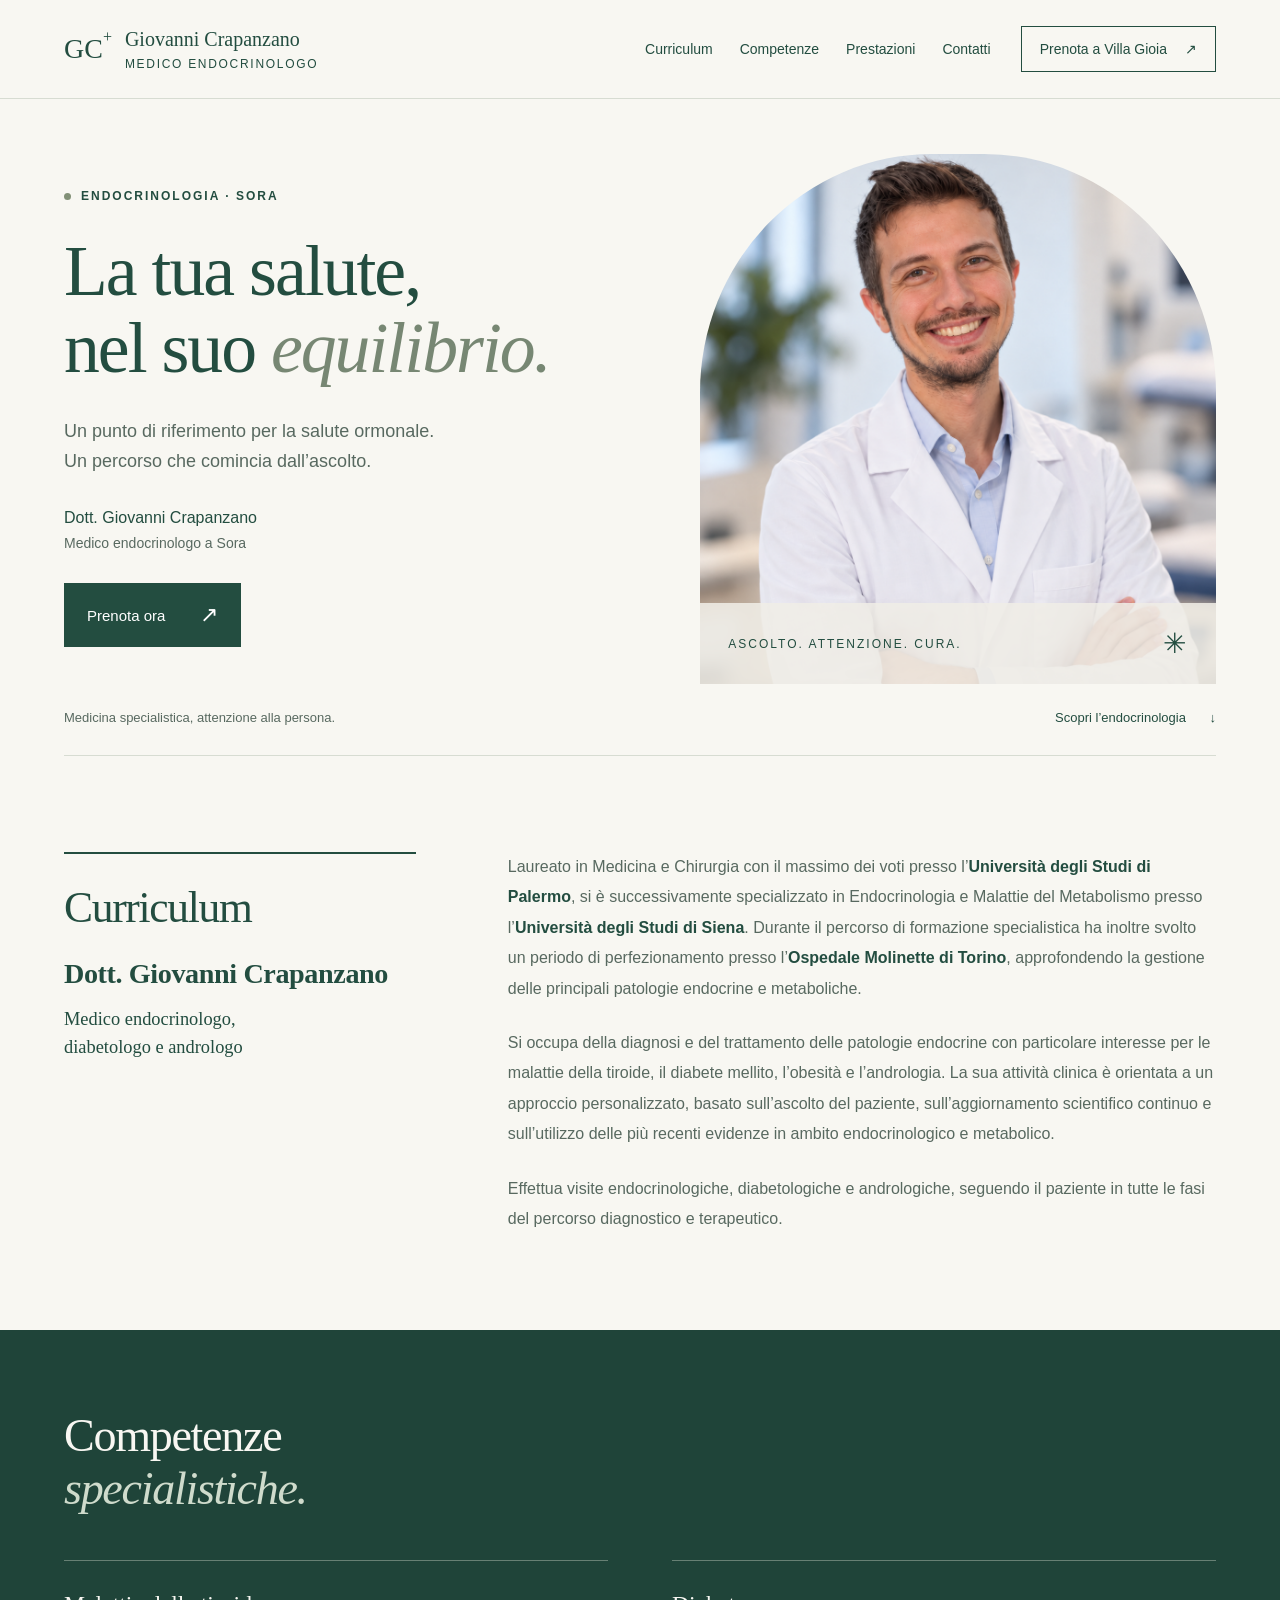
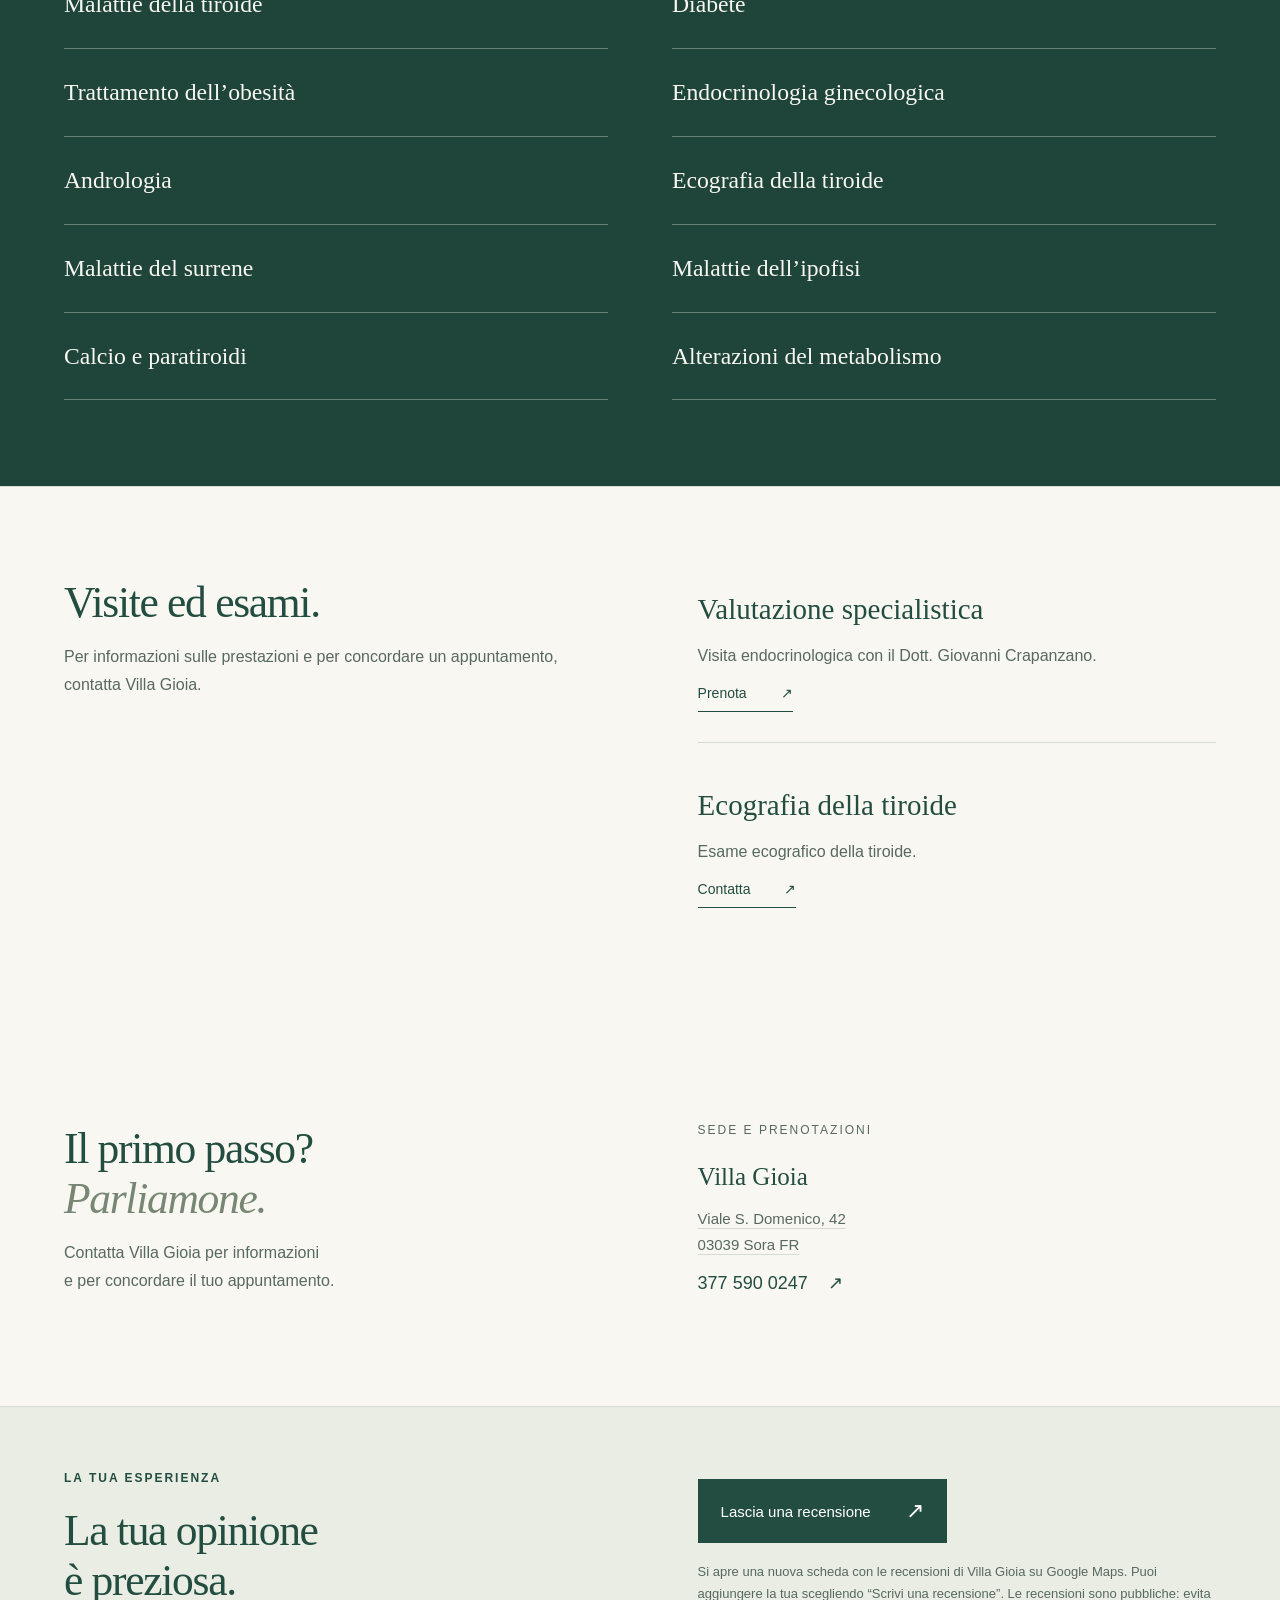
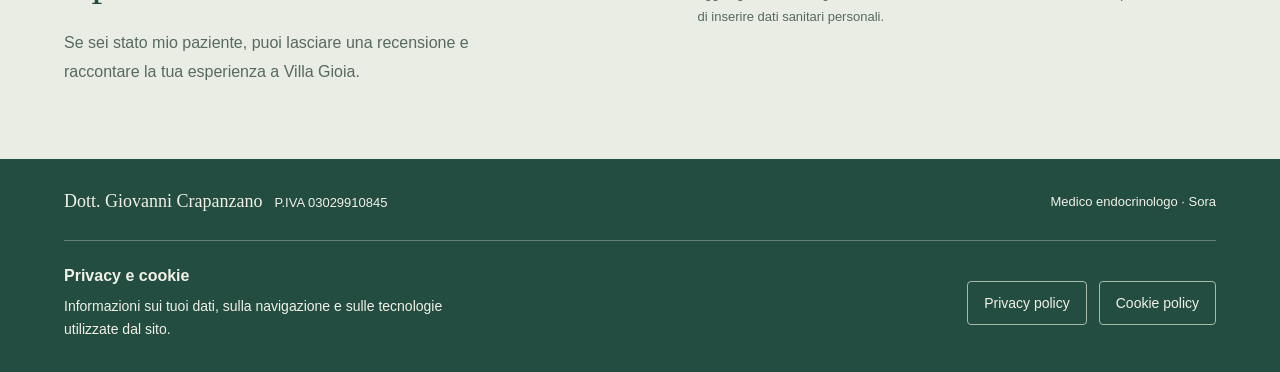
<file: index.html>
<!doctype html>
<html lang="it">
<head>
<meta charset="utf-8"><meta name="viewport" content="width=device-width,initial-scale=1">
<title>Dott. Giovanni Crapanzano · Endocrinologo a Sora</title>
<meta name="description" content="Dott. Giovanni Crapanzano, medico endocrinologo a Sora. Informazioni e appuntamenti presso Villa Gioia al 377 590 0247.">
<meta name="theme-color" content="#234d40">
<link rel="icon" type="image/svg+xml" href="data:image/svg+xml,%3Csvg xmlns='http://www.w3.org/2000/svg' viewBox='0 0 32 32'%3E%3Crect width='32' height='32' rx='8' fill='%23234d40'/%3E%3Cpath d='M14 7h4v7h7v4h-7v7h-4v-7H7v-4h7z' fill='%23f5f2e9'/%3E%3C/svg%3E">
<link rel="stylesheet" href="style.css">
</head>
<body>
<a class="skip" href="#contenuto">Vai al contenuto</a>
<header class="header"><a class="identity" href="#" aria-label="Giovanni Crapanzano, pagina iniziale"><span class="monogram">GC<span>+</span></span><span><strong>Giovanni Crapanzano</strong><small>MEDICO ENDOCRINOLOGO</small></span></a><nav aria-label="Navigazione principale"><a href="#profilo">Curriculum</a><a href="#endocrinologia">Competenze</a><a href="#prestazioni">Prestazioni</a><a href="contatti.html">Contatti</a></nav><a class="header-cta" href="tel:+393775900247">Prenota a Villa Gioia <span aria-hidden="true">↗</span></a></header>
<main id="contenuto">
<section class="hero" aria-labelledby="titolo"><div class="hero-copy"><p class="eyebrow"><span></span> ENDOCRINOLOGIA · SORA</p><h1 id="titolo">La tua salute,<br>nel suo <em>equilibrio.</em></h1><p class="intro">Un punto di riferimento per la salute ormonale.<br>Un percorso che comincia dall’ascolto.</p><p class="doctor">Dott. Giovanni Crapanzano<span>Medico endocrinologo a Sora</span></p><a class="button" href="tel:+393775900247">Prenota ora <span aria-hidden="true">↗</span></a></div><div class="hero-image"><img src="ritratto-medico.png" width="1122" height="1402" alt="Ritratto professionale del medico in camice" fetchpriority="high"><div class="image-label"><span>ASCOLTO. ATTENZIONE. CURA.</span><span aria-hidden="true">✳</span></div></div><div class="hero-bottom"><span>Medicina specialistica, attenzione alla persona.</span><a href="#endocrinologia">Scopri l’endocrinologia <span aria-hidden="true">↓</span></a></div></section>
<section class="curriculum section" id="profilo" aria-labelledby="curriculum-title"><div class="curriculum-heading"><h2 id="curriculum-title">Curriculum</h2><p class="curriculum-name">Dott. Giovanni Crapanzano</p><p class="curriculum-role">Medico endocrinologo,<br>diabetologo e andrologo</p></div><div class="curriculum-copy"><p>Laureato in Medicina e Chirurgia con il massimo dei voti presso l’<strong>Università degli Studi di Palermo</strong>, si è successivamente specializzato in Endocrinologia e Malattie del Metabolismo presso l’<strong>Università degli Studi di Siena</strong>. Durante il percorso di formazione specialistica ha inoltre svolto un periodo di perfezionamento presso l’<strong>Ospedale Molinette di Torino</strong>, approfondendo la gestione delle principali patologie endocrine e metaboliche.</p><p>Si occupa della diagnosi e del trattamento delle patologie endocrine con particolare interesse per le malattie della tiroide, il diabete mellito, l’obesità e l’andrologia. La sua attività clinica è orientata a un approccio personalizzato, basato sull’ascolto del paziente, sull’aggiornamento scientifico continuo e sull’utilizzo delle più recenti evidenze in ambito endocrinologico e metabolico.</p><p>Effettua visite endocrinologiche, diabetologiche e andrologiche, seguendo il paziente in tutte le fasi del percorso diagnostico e terapeutico.</p></div></section>
<section class="expertise" id="endocrinologia" aria-labelledby="expertise-title"><div class="expertise-intro"><h2 id="expertise-title">Competenze<br><em>specialistiche.</em></h2></div><ul class="expertise-grid"><li>Malattie della tiroide</li><li>Diabete</li><li>Trattamento dell’obesità</li><li>Endocrinologia ginecologica</li><li>Andrologia</li><li>Ecografia della tiroide</li><li>Malattie del surrene</li><li>Malattie dell’ipofisi</li><li>Calcio e paratiroidi</li><li>Alterazioni del metabolismo</li></ul></section>
<section class="services section" id="prestazioni"><div class="section-heading"><h2>Visite ed esami.</h2><p>Per informazioni sulle prestazioni e per concordare un appuntamento, contatta Villa Gioia.</p></div><div class="service-list"><article class="service"><h3>Valutazione specialistica</h3><p>Visita endocrinologica con il Dott. Giovanni Crapanzano.</p><a class="text-link" href="tel:+393775900247">Prenota <span aria-hidden="true">↗</span></a></article><article class="service"><h3>Ecografia della tiroide</h3><p>Esame ecografico della tiroide.</p><a class="text-link" href="tel:+393775900247">Contatta <span aria-hidden="true">↗</span></a></article></div></section>
<section class="contact section" id="contatti"><div><h2>Il primo passo?<br><em>Parliamone.</em></h2><p>Contatta Villa Gioia per informazioni<br>e per concordare il tuo appuntamento.</p></div><div class="contact-detail"><div class="locations" aria-label="Sede a Sora"><h3>Sede e prenotazioni</h3><article class="location-card"><h4><a href="https://villagioia.it/">Villa Gioia</a></h4><address><a href="https://www.google.com/maps/search/?api=1&amp;query=Villa%20Gioia%2C%20Viale%20S.%20Domenico%2042%2C%2003039%20Sora%20FR">Viale S. Domenico, 42<br>03039 Sora FR</a></address><a class="location-phone" href="tel:+393775900247">377 590 0247 <span aria-hidden="true">↗</span></a></article></div></div></section>
<section class="review-invitation" aria-labelledby="review-title" id="recensioni">
<div class="review-copy"><p class="eyebrow">LA TUA ESPERIENZA</p><h2 id="review-title">La tua opinione<br>è preziosa.</h2><p>Se sei stato mio paziente, puoi lasciare una recensione e raccontare la tua esperienza a Villa Gioia.</p></div>
<div class="review-action"><a class="button" href="https://www.google.com/maps/place/Villa+Gioia+Casa+di+Cura+Srl/@41.7141876,13.6052729,17z/data=!4m8!3m7!1s0x133aaa4417cc84a3:0xff31c06c01b4b72!8m2!3d41.7141876!4d13.6052729!9m1!1b1!16s%2Fg%2F1tjz0mxh" target="_blank" rel="noopener noreferrer" referrerpolicy="no-referrer">Lascia una recensione <span aria-hidden="true">↗</span></a><p class="review-note">Si apre una nuova scheda con le recensioni di Villa Gioia su Google Maps. Puoi aggiungere la tua scegliendo “Scrivi una recensione”. Le recensioni sono pubbliche: evita di inserire dati sanitari personali.</p></div></section>
</main><footer class="site-footer">
<div class="footer-main"><span class="footer-identity" style="display:flex;align-items:baseline;gap:12px;flex-wrap:wrap"><a href="index.html" class="footer-brand">Dott. Giovanni Crapanzano</a><span class="footer-vat">P.IVA 03029910845</span></span><span>Medico endocrinologo · Sora</span></div>
<section class="footer-privacy" aria-labelledby="footer-privacy-title"><div><h2 id="footer-privacy-title">Privacy e cookie</h2><p>Informazioni sui tuoi dati, sulla navigazione e sulle tecnologie utilizzate dal sito.</p></div><nav aria-label="Informative del sito"><a href="privacy.html">Privacy policy</a><a href="cookie.html">Cookie policy</a></nav></section>
</footer>
</body></html>
</file>
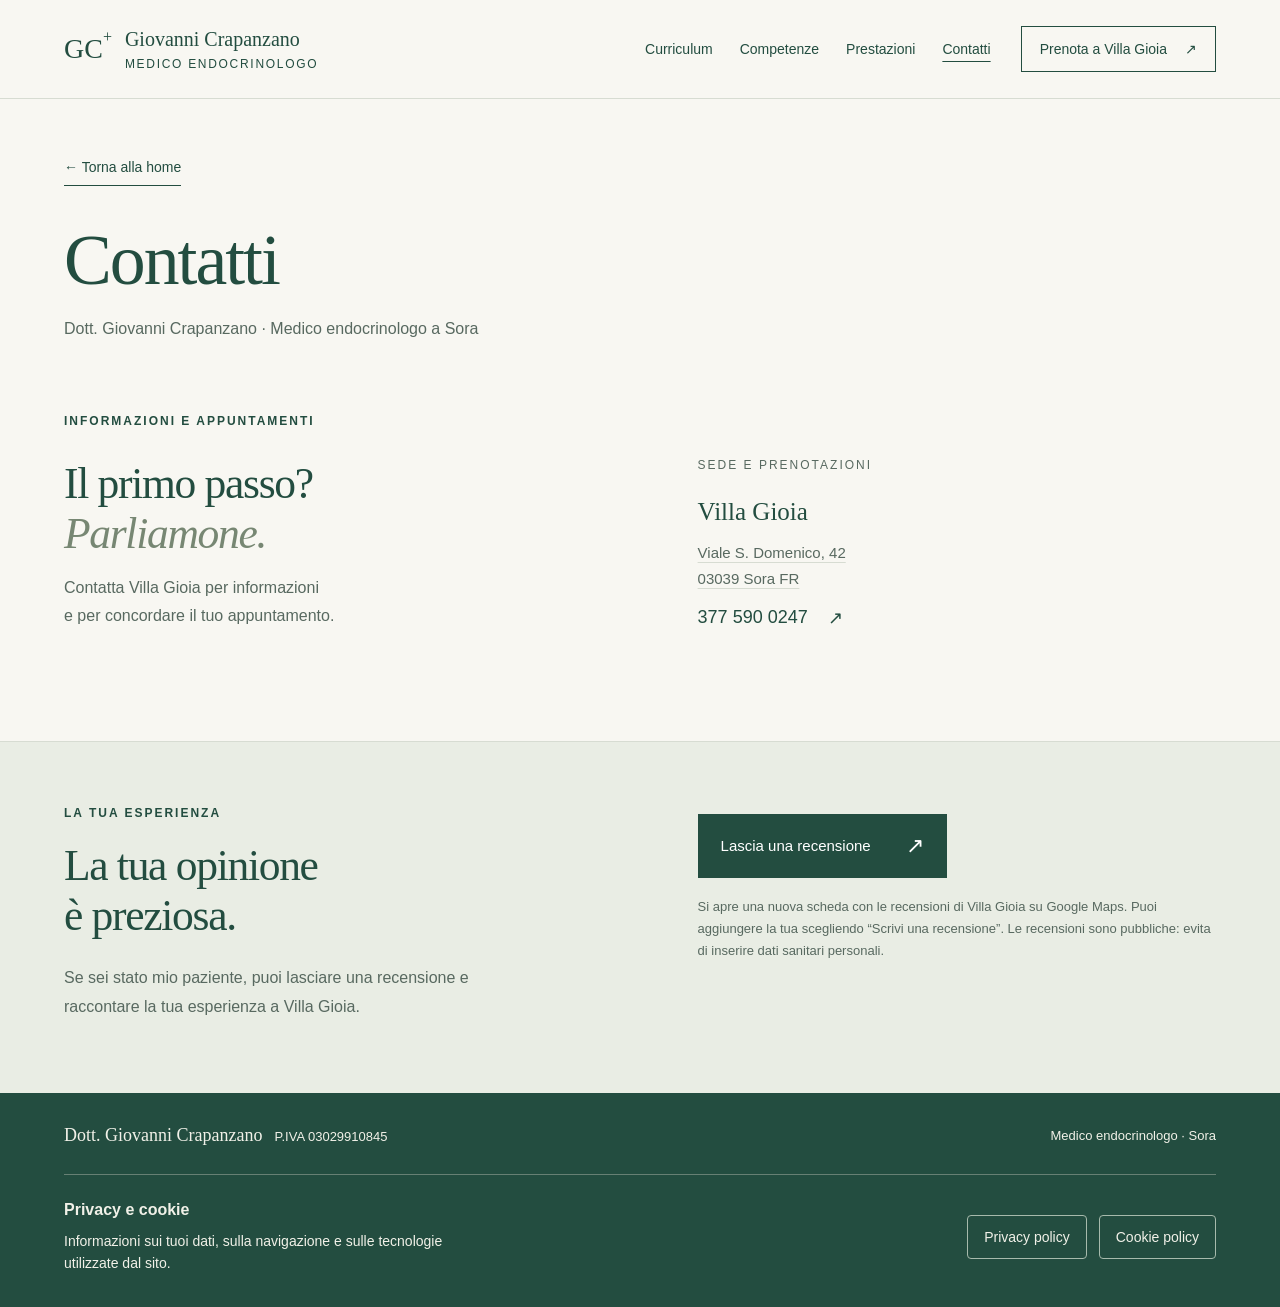
<file: contatti.html>
<!doctype html>
<html lang="it">
<head>
<meta charset="utf-8"><meta name="viewport" content="width=device-width,initial-scale=1">
<title>Contatti · Dott. Giovanni Crapanzano, endocrinologo a Sora</title>
<meta name="description" content="Contatta il Dott. Giovanni Crapanzano, medico endocrinologo a Sora. Chiama Villa Gioia al 377 590 0247 per informazioni e appuntamenti.">
<meta name="theme-color" content="#234d40">
<link rel="icon" type="image/svg+xml" href="data:image/svg+xml,%3Csvg xmlns='http://www.w3.org/2000/svg' viewBox='0 0 32 32'%3E%3Crect width='32' height='32' rx='8' fill='%23234d40'/%3E%3Cpath d='M14 7h4v7h7v4h-7v7h-4v-7H7v-4h7z' fill='%23f5f2e9'/%3E%3C/svg%3E">
<link rel="stylesheet" href="style.css">
</head>
<body class="contact-page">
<a class="skip" href="#contenuto">Vai al contenuto</a>
<header class="header"><a class="identity" href="index.html" aria-label="Giovanni Crapanzano, pagina iniziale"><span class="monogram">GC<span>+</span></span><span><strong>Giovanni Crapanzano</strong><small>MEDICO ENDOCRINOLOGO</small></span></a><nav aria-label="Navigazione principale"><a href="index.html#profilo">Curriculum</a><a href="index.html#endocrinologia">Competenze</a><a href="index.html#prestazioni">Prestazioni</a><a href="contatti.html" aria-current="page">Contatti</a></nav><a class="header-cta" href="tel:+393775900247">Prenota a Villa Gioia <span aria-hidden="true">↗</span></a></header>
<main id="contenuto">
<div class="contact-intro"><a class="text-link" href="index.html">← Torna alla home</a><h1>Contatti</h1><p>Dott. Giovanni Crapanzano · Medico endocrinologo a Sora</p></div>
<section class="contact section" id="contatti"><div><p class="eyebrow">INFORMAZIONI E APPUNTAMENTI</p><h2>Il primo passo?<br><em>Parliamone.</em></h2><p>Contatta Villa Gioia per informazioni<br>e per concordare il tuo appuntamento.</p></div><div class="contact-detail"><div class="locations" aria-label="Sede a Sora"><h3>Sede e prenotazioni</h3><article class="location-card"><h4><a href="https://villagioia.it/">Villa Gioia</a></h4><address><a href="https://www.google.com/maps/search/?api=1&amp;query=Villa%20Gioia%2C%20Viale%20S.%20Domenico%2042%2C%2003039%20Sora%20FR">Viale S. Domenico, 42<br>03039 Sora FR</a></address><a class="location-phone" href="tel:+393775900247">377 590 0247 <span aria-hidden="true">↗</span></a></article></div></div></section>
<section class="review-invitation" aria-labelledby="review-title" id="recensioni">
<div class="review-copy"><p class="eyebrow">LA TUA ESPERIENZA</p><h2 id="review-title">La tua opinione<br>è preziosa.</h2><p>Se sei stato mio paziente, puoi lasciare una recensione e raccontare la tua esperienza a Villa Gioia.</p></div>
<div class="review-action"><a class="button" href="https://www.google.com/maps/place/Villa+Gioia+Casa+di+Cura+Srl/@41.7141876,13.6052729,17z/data=!4m8!3m7!1s0x133aaa4417cc84a3:0xff31c06c01b4b72!8m2!3d41.7141876!4d13.6052729!9m1!1b1!16s%2Fg%2F1tjz0mxh" target="_blank" rel="noopener noreferrer" referrerpolicy="no-referrer">Lascia una recensione <span aria-hidden="true">↗</span></a><p class="review-note">Si apre una nuova scheda con le recensioni di Villa Gioia su Google Maps. Puoi aggiungere la tua scegliendo “Scrivi una recensione”. Le recensioni sono pubbliche: evita di inserire dati sanitari personali.</p></div></section>
</main><footer class="site-footer">
<div class="footer-main"><span class="footer-identity" style="display:flex;align-items:baseline;gap:12px;flex-wrap:wrap"><a href="index.html" class="footer-brand">Dott. Giovanni Crapanzano</a><span class="footer-vat">P.IVA 03029910845</span></span><span>Medico endocrinologo · Sora</span></div>
<section class="footer-privacy" aria-labelledby="footer-privacy-title"><div><h2 id="footer-privacy-title">Privacy e cookie</h2><p>Informazioni sui tuoi dati, sulla navigazione e sulle tecnologie utilizzate dal sito.</p></div><nav aria-label="Informative del sito"><a href="privacy.html">Privacy policy</a><a href="cookie.html">Cookie policy</a></nav></section>
</footer>
</body></html>
</file>
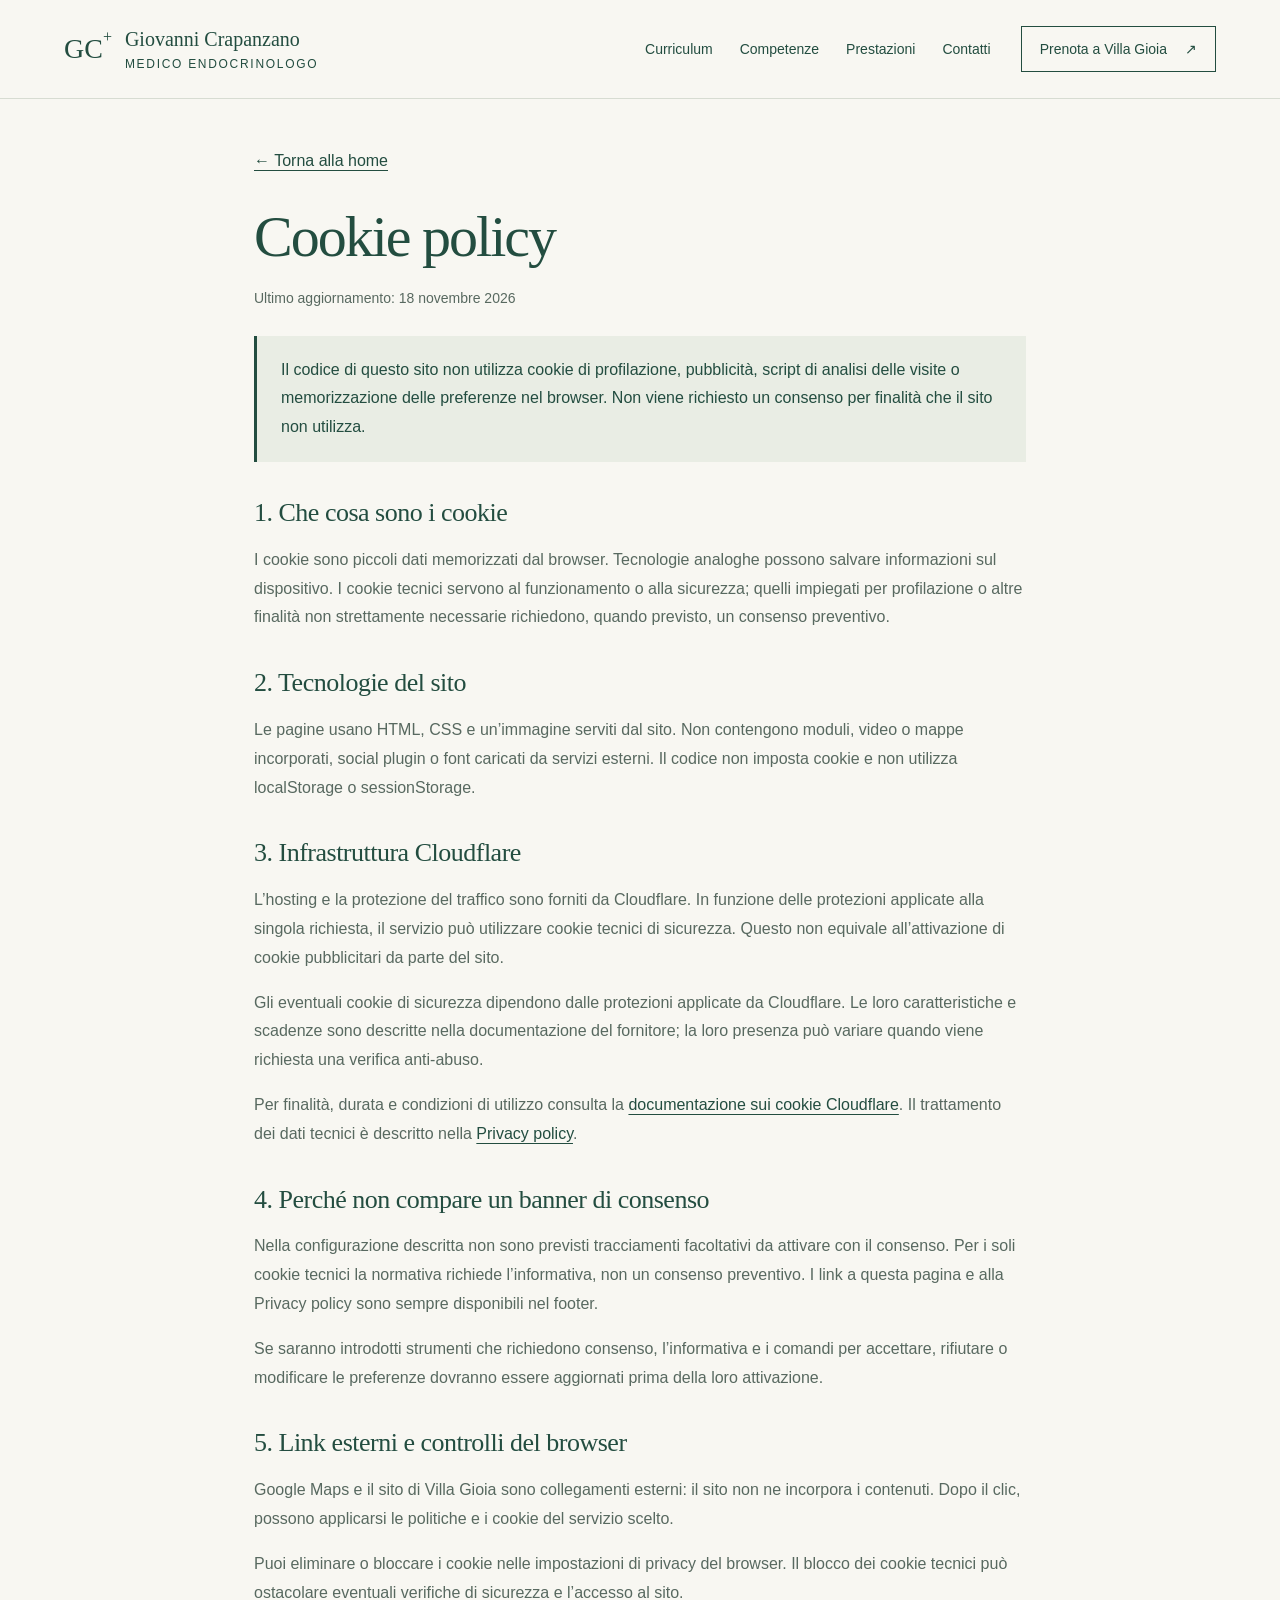
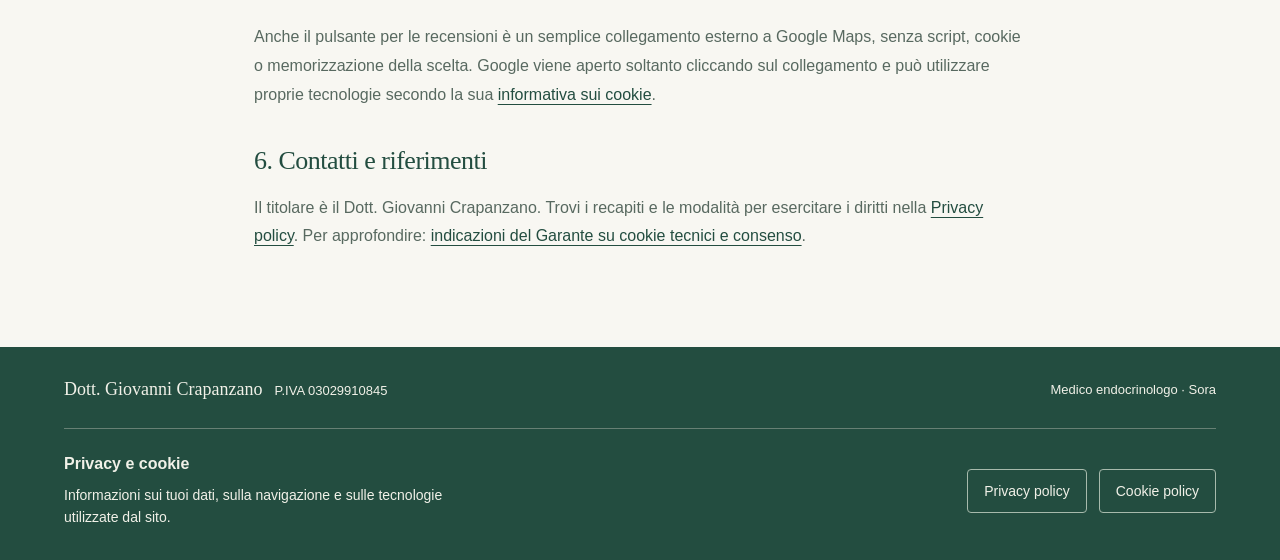
<file: cookie.html>
<!doctype html><html lang="it"><head><meta charset="utf-8"><meta name="viewport" content="width=device-width,initial-scale=1"><meta name="robots" content="noindex"><title>Cookie policy · Dott. Giovanni Crapanzano</title><meta name="description" content="Cookie policy del sito del Dott. Giovanni Crapanzano."><link rel="stylesheet" href="style.css"></head><body class="contact-page"><a class="skip" href="#contenuto">Vai al contenuto</a><header class="header"><a class="identity" href="index.html" aria-label="Giovanni Crapanzano, pagina iniziale"><span class="monogram">GC<span>+</span></span><span><strong>Giovanni Crapanzano</strong><small>MEDICO ENDOCRINOLOGO</small></span></a><nav aria-label="Navigazione principale"><a href="index.html#profilo">Curriculum</a><a href="index.html#endocrinologia">Competenze</a><a href="index.html#prestazioni">Prestazioni</a><a href="contatti.html">Contatti</a></nav><a class="header-cta" href="tel:+393775900247">Prenota a Villa Gioia <span aria-hidden="true">↗</span></a></header><main id="contenuto" class="legal-content"><a href="index.html">← Torna alla home</a><h1>Cookie policy</h1><p class="legal-date">Ultimo aggiornamento: 18 novembre 2026</p>
<div class="legal-summary"><p>Il codice di questo sito non utilizza cookie di profilazione, pubblicità, script di analisi delle visite o memorizzazione delle preferenze nel browser. Non viene richiesto un consenso per finalità che il sito non utilizza.</p></div>
<h2>1. Che cosa sono i cookie</h2><p>I cookie sono piccoli dati memorizzati dal browser. Tecnologie analoghe possono salvare informazioni sul dispositivo. I cookie tecnici servono al funzionamento o alla sicurezza; quelli impiegati per profilazione o altre finalità non strettamente necessarie richiedono, quando previsto, un consenso preventivo.</p>
<h2>2. Tecnologie del sito</h2><p>Le pagine usano HTML, CSS e un’immagine serviti dal sito. Non contengono moduli, video o mappe incorporati, social plugin o font caricati da servizi esterni. Il codice non imposta cookie e non utilizza localStorage o sessionStorage.</p>
<h2>3. Infrastruttura Cloudflare</h2><p>L’hosting e la protezione del traffico sono forniti da Cloudflare. In funzione delle protezioni applicate alla singola richiesta, il servizio può utilizzare cookie tecnici di sicurezza. Questo non equivale all’attivazione di cookie pubblicitari da parte del sito.</p><p>Gli eventuali cookie di sicurezza dipendono dalle protezioni applicate da Cloudflare. Le loro caratteristiche e scadenze sono descritte nella documentazione del fornitore; la loro presenza può variare quando viene richiesta una verifica anti-abuso.</p><p>Per finalità, durata e condizioni di utilizzo consulta la <a href="https://developers.cloudflare.com/fundamentals/reference/policies-compliances/cloudflare-cookies/">documentazione sui cookie Cloudflare</a>. Il trattamento dei dati tecnici è descritto nella <a href="privacy.html">Privacy policy</a>.</p>
<h2>4. Perché non compare un banner di consenso</h2><p>Nella configurazione descritta non sono previsti tracciamenti facoltativi da attivare con il consenso. Per i soli cookie tecnici la normativa richiede l’informativa, non un consenso preventivo. I link a questa pagina e alla Privacy policy sono sempre disponibili nel footer.</p><p>Se saranno introdotti strumenti che richiedono consenso, l’informativa e i comandi per accettare, rifiutare o modificare le preferenze dovranno essere aggiornati prima della loro attivazione.</p>
<h2>5. Link esterni e controlli del browser</h2><p>Google Maps e il sito di Villa Gioia sono collegamenti esterni: il sito non ne incorpora i contenuti. Dopo il clic, possono applicarsi le politiche e i cookie del servizio scelto.</p><p>Puoi eliminare o bloccare i cookie nelle impostazioni di privacy del browser. Il blocco dei cookie tecnici può ostacolare eventuali verifiche di sicurezza e l’accesso al sito.</p>
<p>Anche il pulsante per le recensioni è un semplice collegamento esterno a Google Maps, senza script, cookie o memorizzazione della scelta. Google viene aperto soltanto cliccando sul collegamento e può utilizzare proprie tecnologie secondo la sua <a href="https://policies.google.com/technologies/cookies">informativa sui cookie</a>.</p>
<h2>6. Contatti e riferimenti</h2><p>Il titolare è il Dott. Giovanni Crapanzano. Trovi i recapiti e le modalità per esercitare i diritti nella <a href="privacy.html">Privacy policy</a>. Per approfondire: <a href="https://www.garanteprivacy.it/home/docweb/-/docweb-display/docweb/9679893">indicazioni del Garante su cookie tecnici e consenso</a>.</p></main><footer class="site-footer">
<div class="footer-main"><span class="footer-identity" style="display:flex;align-items:baseline;gap:12px;flex-wrap:wrap"><a href="index.html" class="footer-brand">Dott. Giovanni Crapanzano</a><span class="footer-vat">P.IVA 03029910845</span></span><span>Medico endocrinologo · Sora</span></div>
<section class="footer-privacy" aria-labelledby="footer-privacy-title"><div><h2 id="footer-privacy-title">Privacy e cookie</h2><p>Informazioni sui tuoi dati, sulla navigazione e sulle tecnologie utilizzate dal sito.</p></div><nav aria-label="Informative del sito"><a href="privacy.html">Privacy policy</a><a href="cookie.html">Cookie policy</a></nav></section>
</footer></body></html>
</file>
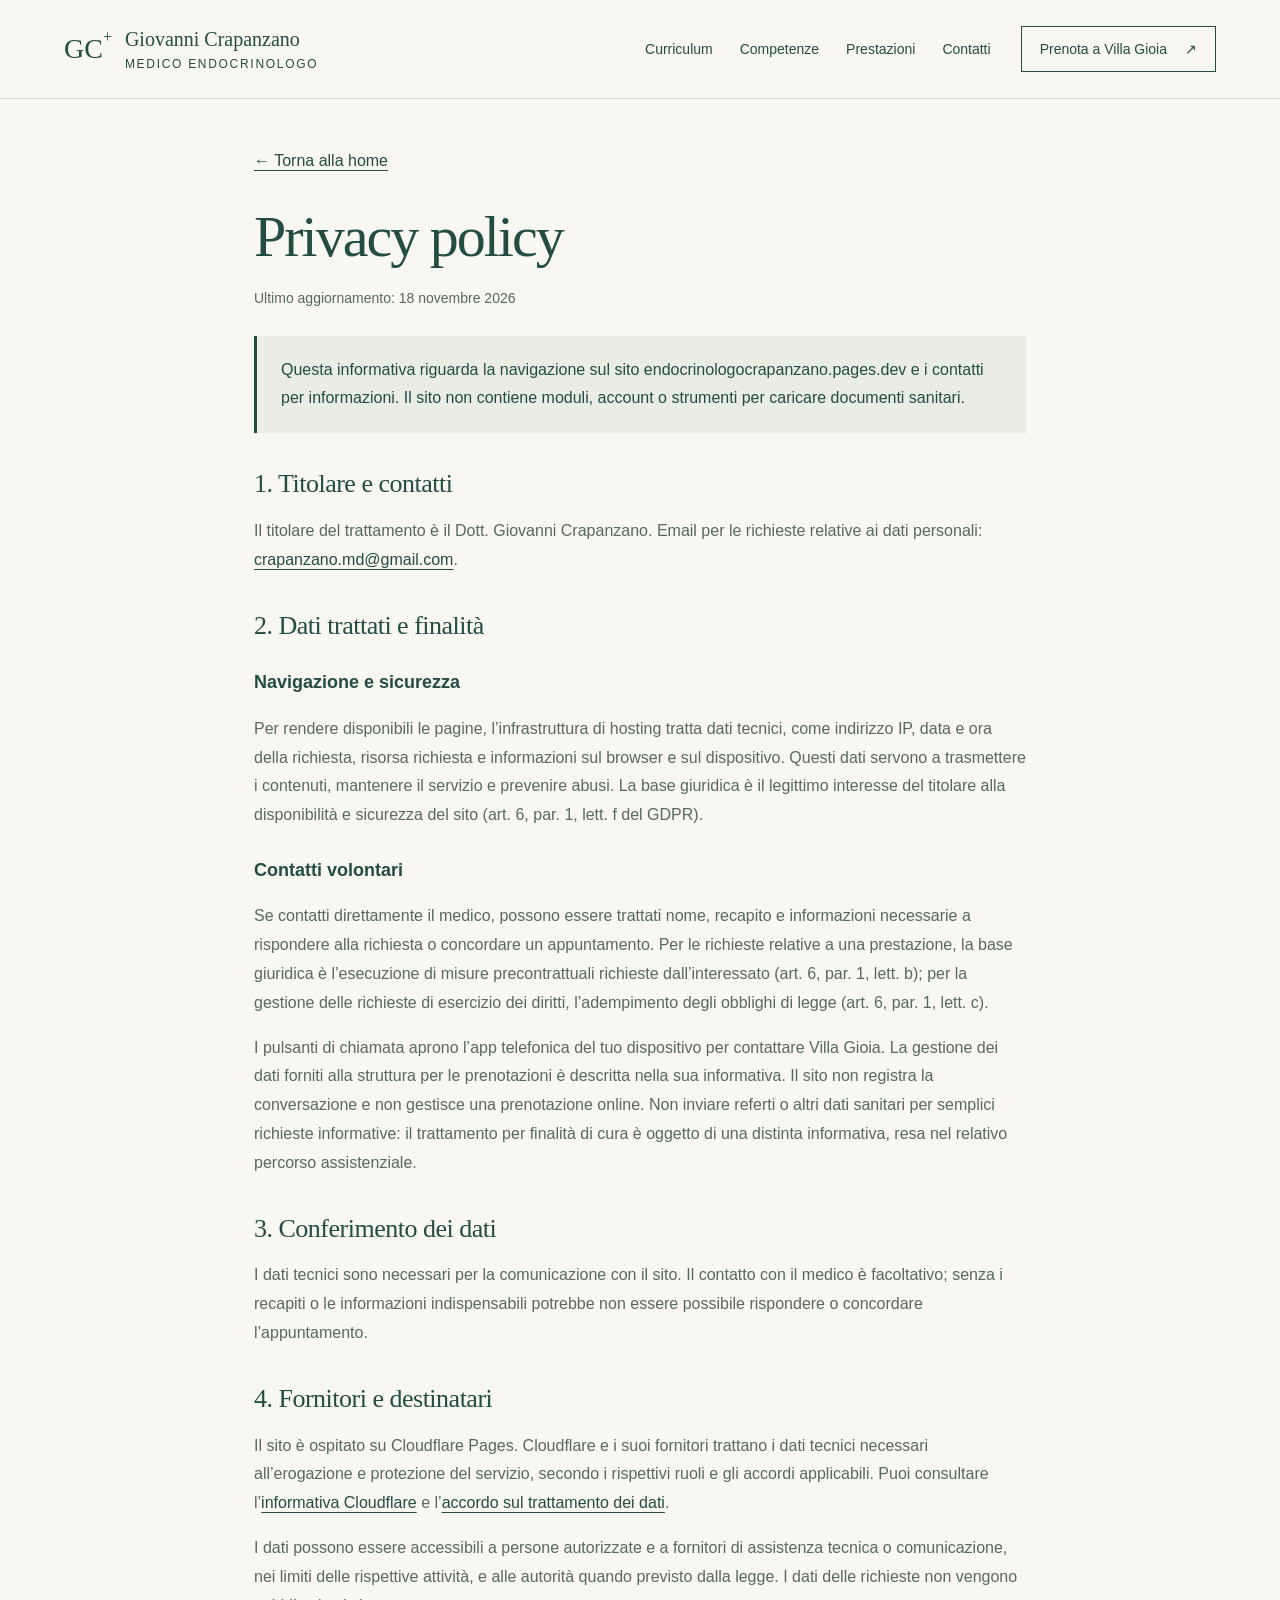
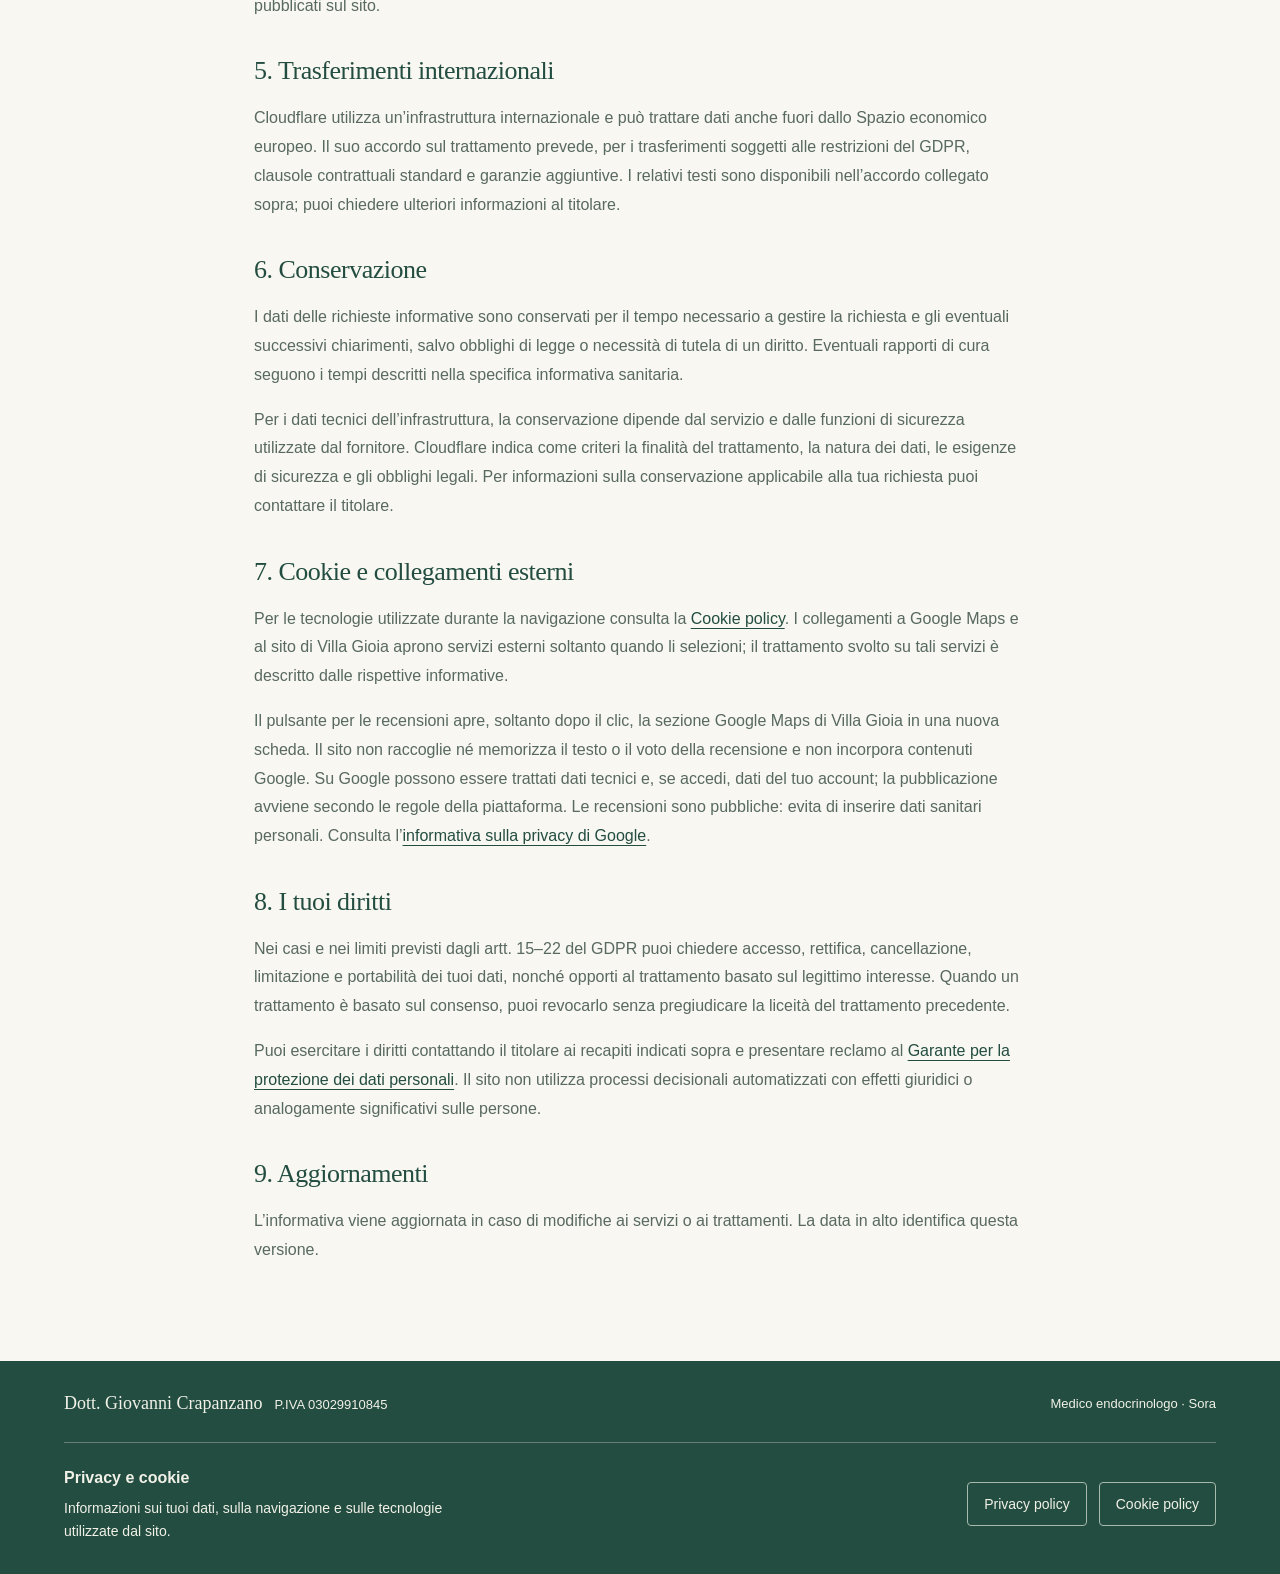
<file: privacy.html>
<!doctype html><html lang="it"><head><meta charset="utf-8"><meta name="viewport" content="width=device-width,initial-scale=1"><meta name="robots" content="noindex"><title>Privacy policy · Dott. Giovanni Crapanzano</title><meta name="description" content="Privacy policy del sito del Dott. Giovanni Crapanzano."><link rel="stylesheet" href="style.css"></head><body class="contact-page"><a class="skip" href="#contenuto">Vai al contenuto</a><header class="header"><a class="identity" href="index.html" aria-label="Giovanni Crapanzano, pagina iniziale"><span class="monogram">GC<span>+</span></span><span><strong>Giovanni Crapanzano</strong><small>MEDICO ENDOCRINOLOGO</small></span></a><nav aria-label="Navigazione principale"><a href="index.html#profilo">Curriculum</a><a href="index.html#endocrinologia">Competenze</a><a href="index.html#prestazioni">Prestazioni</a><a href="contatti.html">Contatti</a></nav><a class="header-cta" href="tel:+393775900247">Prenota a Villa Gioia <span aria-hidden="true">↗</span></a></header><main id="contenuto" class="legal-content"><a href="index.html">← Torna alla home</a><h1>Privacy policy</h1><p class="legal-date">Ultimo aggiornamento: 18 novembre 2026</p>
<div class="legal-summary"><p>Questa informativa riguarda la navigazione sul sito endocrinologocrapanzano.pages.dev e i contatti per informazioni. Il sito non contiene moduli, account o strumenti per caricare documenti sanitari.</p></div>
<h2>1. Titolare e contatti</h2><p>Il titolare del trattamento è il Dott. Giovanni Crapanzano. Email per le richieste relative ai dati personali: <a href="mailto:crapanzano.md@gmail.com">crapanzano.md@gmail.com</a>.</p>
<h2>2. Dati trattati e finalità</h2><h3>Navigazione e sicurezza</h3><p>Per rendere disponibili le pagine, l’infrastruttura di hosting tratta dati tecnici, come indirizzo IP, data e ora della richiesta, risorsa richiesta e informazioni sul browser e sul dispositivo. Questi dati servono a trasmettere i contenuti, mantenere il servizio e prevenire abusi. La base giuridica è il legittimo interesse del titolare alla disponibilità e sicurezza del sito (art. 6, par. 1, lett. f del GDPR).</p>
<h3>Contatti volontari</h3><p>Se contatti direttamente il medico, possono essere trattati nome, recapito e informazioni necessarie a rispondere alla richiesta o concordare un appuntamento. Per le richieste relative a una prestazione, la base giuridica è l’esecuzione di misure precontrattuali richieste dall’interessato (art. 6, par. 1, lett. b); per la gestione delle richieste di esercizio dei diritti, l’adempimento degli obblighi di legge (art. 6, par. 1, lett. c).</p><p>I pulsanti di chiamata aprono l’app telefonica del tuo dispositivo per contattare Villa Gioia. La gestione dei dati forniti alla struttura per le prenotazioni è descritta nella sua informativa. Il sito non registra la conversazione e non gestisce una prenotazione online. Non inviare referti o altri dati sanitari per semplici richieste informative: il trattamento per finalità di cura è oggetto di una distinta informativa, resa nel relativo percorso assistenziale.</p>
<h2>3. Conferimento dei dati</h2><p>I dati tecnici sono necessari per la comunicazione con il sito. Il contatto con il medico è facoltativo; senza i recapiti o le informazioni indispensabili potrebbe non essere possibile rispondere o concordare l’appuntamento.</p>
<h2>4. Fornitori e destinatari</h2><p>Il sito è ospitato su Cloudflare Pages. Cloudflare e i suoi fornitori trattano i dati tecnici necessari all’erogazione e protezione del servizio, secondo i rispettivi ruoli e gli accordi applicabili. Puoi consultare l’<a href="https://www.cloudflare.com/privacypolicy/">informativa Cloudflare</a> e l’<a href="https://www.cloudflare.com/cloudflare-customer-dpa/">accordo sul trattamento dei dati</a>.</p><p>I dati possono essere accessibili a persone autorizzate e a fornitori di assistenza tecnica o comunicazione, nei limiti delle rispettive attività, e alle autorità quando previsto dalla legge. I dati delle richieste non vengono pubblicati sul sito.</p>
<h2>5. Trasferimenti internazionali</h2><p>Cloudflare utilizza un’infrastruttura internazionale e può trattare dati anche fuori dallo Spazio economico europeo. Il suo accordo sul trattamento prevede, per i trasferimenti soggetti alle restrizioni del GDPR, clausole contrattuali standard e garanzie aggiuntive. I relativi testi sono disponibili nell’accordo collegato sopra; puoi chiedere ulteriori informazioni al titolare.</p>
<h2>6. Conservazione</h2><p>I dati delle richieste informative sono conservati per il tempo necessario a gestire la richiesta e gli eventuali successivi chiarimenti, salvo obblighi di legge o necessità di tutela di un diritto. Eventuali rapporti di cura seguono i tempi descritti nella specifica informativa sanitaria.</p><p>Per i dati tecnici dell’infrastruttura, la conservazione dipende dal servizio e dalle funzioni di sicurezza utilizzate dal fornitore. Cloudflare indica come criteri la finalità del trattamento, la natura dei dati, le esigenze di sicurezza e gli obblighi legali. Per informazioni sulla conservazione applicabile alla tua richiesta puoi contattare il titolare.</p>
<h2>7. Cookie e collegamenti esterni</h2><p>Per le tecnologie utilizzate durante la navigazione consulta la <a href="cookie.html">Cookie policy</a>. I collegamenti a Google Maps e al sito di Villa Gioia aprono servizi esterni soltanto quando li selezioni; il trattamento svolto su tali servizi è descritto dalle rispettive informative.</p>
<p>Il pulsante per le recensioni apre, soltanto dopo il clic, la sezione Google Maps di Villa Gioia in una nuova scheda. Il sito non raccoglie né memorizza il testo o il voto della recensione e non incorpora contenuti Google. Su Google possono essere trattati dati tecnici e, se accedi, dati del tuo account; la pubblicazione avviene secondo le regole della piattaforma. Le recensioni sono pubbliche: evita di inserire dati sanitari personali. Consulta l’<a href="https://policies.google.com/privacy">informativa sulla privacy di Google</a>.</p>
<h2>8. I tuoi diritti</h2><p>Nei casi e nei limiti previsti dagli artt. 15–22 del GDPR puoi chiedere accesso, rettifica, cancellazione, limitazione e portabilità dei tuoi dati, nonché opporti al trattamento basato sul legittimo interesse. Quando un trattamento è basato sul consenso, puoi revocarlo senza pregiudicare la liceità del trattamento precedente.</p><p>Puoi esercitare i diritti contattando il titolare ai recapiti indicati sopra e presentare reclamo al <a href="https://www.garanteprivacy.it/">Garante per la protezione dei dati personali</a>. Il sito non utilizza processi decisionali automatizzati con effetti giuridici o analogamente significativi sulle persone.</p>
<h2>9. Aggiornamenti</h2><p>L’informativa viene aggiornata in caso di modifiche ai servizi o ai trattamenti. La data in alto identifica questa versione.</p></main><footer class="site-footer">
<div class="footer-main"><span class="footer-identity" style="display:flex;align-items:baseline;gap:12px;flex-wrap:wrap"><a href="index.html" class="footer-brand">Dott. Giovanni Crapanzano</a><span class="footer-vat">P.IVA 03029910845</span></span><span>Medico endocrinologo · Sora</span></div>
<section class="footer-privacy" aria-labelledby="footer-privacy-title"><div><h2 id="footer-privacy-title">Privacy e cookie</h2><p>Informazioni sui tuoi dati, sulla navigazione e sulle tecnologie utilizzate dal sito.</p></div><nav aria-label="Informative del sito"><a href="privacy.html">Privacy policy</a><a href="cookie.html">Cookie policy</a></nav></section>
</footer></body></html>
</file>
<file: style.css>
:root{--paper:#f8f7f2;--ink:#234d40;--muted:#586960;--line:#d7dcd2;--soft:#e9ede4;--white:#fff; font-family:Arial,Helvetica,sans-serif;color:var(--ink);background:var(--paper);font-synthesis:none}*{box-sizing:border-box}html{scroll-behavior:smooth;scroll-padding-top:30px}body{margin:0}a{color:inherit;text-decoration:none}a:focus-visible{outline:3px solid #9c6d31;outline-offset:6px}a:hover{text-decoration:underline;text-underline-offset:5px}.skip{position:absolute;left:20px;top:-100px;background:white;padding:15px;z-index:10}.skip:focus{top:10px}.header{max-width:1440px;margin:auto;padding:26px 5%;display:flex;gap:30px;align-items:center;border-bottom:1px solid var(--line)}.identity{display:flex;align-items:center;gap:13px}.identity strong{display:block;font-family:Georgia,serif;font-size:20px;font-weight:400}.identity small{display:block;font-size:12px;letter-spacing:1.7px;margin-top:6px}.monogram{font-family:Georgia,serif;font-size:28px;position:relative;padding-right:9px}.monogram span{position:absolute;right:0;top:-5px;font-size:16px}nav{margin-left:auto;display:flex;gap:27px;font-size:14px}.header-cta{font-size:14px;border:1px solid var(--ink);padding:14px 18px;display:flex;gap:18px}.hero{max-width:1440px;margin:auto;padding:55px 5% 0;display:grid;grid-template-columns:1.1fr 1fr;column-gap:6%}.hero-copy{padding:35px 0}.eyebrow{font-size:12px;letter-spacing:2px;font-weight:600;display:flex;align-items:center;gap:10px;margin:0 0 30px}.eyebrow>span{height:7px;width:7px;border-radius:50%;background:#829077}h1,h2{font-family:Georgia,'Times New Roman',serif;font-weight:400;letter-spacing:-2px;margin:0;line-height:1.08}h1{font-size:clamp(48px,5.6vw,82px)}em{font-weight:400;color:#778773}.intro{font-size:18px;line-height:1.7;color:var(--muted);margin:28px 0}.doctor{font-size:16px;margin:32px 0}.doctor span{display:block;font-size:14px;color:var(--muted);margin-top:8px}.button{display:inline-flex;gap:35px;align-items:center;background:var(--ink);color:var(--white);padding:19px 23px;font-size:15px}.button:hover{background:#163a2e;text-decoration:none}.button span{font-size:22px}.phone-note{font-size:14px;color:var(--muted);margin-top:14px;letter-spacing:1px}.hero-image{position:relative;min-height:530px;overflow:hidden;border-radius:45% 45% 0 0}.hero-image img{width:100%;height:100%;position:absolute;object-fit:cover;inset:0}.image-label{position:absolute;bottom:0;left:0;right:0;display:flex;justify-content:space-between;align-items:center;padding:24px 28px;background:#f0eee7dd;font-size:12px;letter-spacing:2px}.image-label span:last-child{font-size:28px}.hero-bottom{grid-column:1/-1;display:flex;justify-content:space-between;gap:20px;padding:26px 0 30px;border-bottom:1px solid var(--line);font-size:13px;color:var(--muted)}.hero-bottom a{color:var(--ink)}.hero-bottom a span{padding-left:20px}.section{padding:90px 5%;max-width:1440px;margin:auto;display:grid;grid-template-columns:1fr 1fr;gap:10%}h2{font-size:clamp(36px,3.4vw,50px);line-height:1.15;letter-spacing:-1.3px}.section p:not(.eyebrow){line-height:1.75;color:var(--muted);font-size:16px}.section .lead{font-family:Georgia,serif;font-size:26px!important;color:var(--ink)!important;line-height:1.45!important;margin-top:0}.topic{display:flex;gap:20px;align-items:center;border-top:1px solid var(--line);padding:21px 0}.topic:first-of-type{margin-top:32px}.topic>span:first-child{color:#7c8b78;font-size:12px}.topic h3{font-weight:400;font-size:17px;margin:0;flex:1}.topic>span:last-child{color:#7c8b78}.profile{background:var(--soft);padding-top:75px;padding-bottom:75px}.profile-sub{font-size:14px!important;margin-top:25px}.profile-text{padding-top:40px}.text-link{display:inline-block;border-bottom:1px solid var(--ink);padding-bottom:10px;margin-top:15px;font-size:14px}.text-link span{margin-left:30px}.contact{padding-top:95px;padding-bottom:95px}.contact-detail{padding-top:10px}.contact-label,.location>span{display:block;font-size:12px;letter-spacing:2px;color:var(--muted)}.big-phone{font-family:Georgia,serif;font-size:clamp(29px,3.1vw,45px);display:flex;justify-content:space-between;align-items:center;margin-top:18px;border-bottom:1px solid var(--line);padding-bottom:28px;gap:20px}.big-phone span{font-family:Arial;font-size:30px}.location{margin-top:30px}.location strong{font-family:Georgia,serif;font-size:25px;font-weight:400;display:block;margin-top:13px}.location p{font-size:14px!important}footer{background:var(--ink);color:#f1f1e8;padding:32px 5%;display:flex;justify-content:space-between;align-items:center;gap:20px;font-size:13px}.footer-brand{font-family:Georgia,serif;font-size:18px}@media(min-width:1441px){footer{padding-inline:max(5%,calc((100vw - 1296px)/2))}}@media(max-width:1000px){nav{gap:16px}.header-cta{display:none}.hero{column-gap:4%}.hero-image{min-height:520px}.hero-copy{padding-top:20px}.section{gap:6%}}@media(max-width:680px){.header{padding:20px 6%;flex-wrap:wrap;gap:22px}.identity strong{font-size:20px}.identity small{font-size:12px}.header nav{width:100%;margin:0;justify-content:space-between;font-size:14px}.hero{padding:34px 6% 0;grid-template-columns:1fr}.hero-copy{padding:0 0 25px}.eyebrow{font-size:12px;letter-spacing:1.5px;margin-bottom:24px}h1{font-size:54px;letter-spacing:-2px}.intro{font-size:17px;margin:23px 0}.hero-image{height:360px;min-height:0;border-radius:46% 46% 0 0}.hero-image img{object-position:center 57%}.image-label{padding:18px 24px}.hero-bottom{flex-direction:column;font-size:13px;gap:15px;padding:25px 0}.section{padding:58px 6%;grid-template-columns:1fr;gap:30px}h2{font-size:37px}.section .lead{font-size:24px!important}.profile-text{padding-top:0}.profile-sub{margin-bottom:0}.contact-detail{padding-top:0}.big-phone{font-size:36px}footer{padding:32px 6%;flex-direction:column;align-items:flex-start;gap:14px}}@media(prefers-reduced-motion:reduce){html{scroll-behavior:auto}}
.services{border-top:1px solid var(--line)}.specialty-content>.topic:first-child{margin-top:0}.service{padding:0 0 30px}.service+.service{padding-top:30px;border-top:1px solid var(--line)}.service-number{font-size:12px;letter-spacing:2px;color:var(--muted)}.service h3{font-family:Georgia,serif;font-size:29px;font-weight:400;margin:16px 0}.service p{margin-bottom:0}.service .text-link{font-size:14px}@media(max-width:680px){.header nav{flex-wrap:wrap;gap:18px}.services{gap:20px}}

nav a[aria-current="page"]{text-decoration:underline;text-underline-offset:7px}.contact-page{min-height:100vh;display:flex;flex-direction:column}.contact-page>.header{width:100%}.contact-page>main{flex:1;width:100%}.contact-intro{max-width:1440px;margin:auto;padding:45px 5% 0}.contact-intro h1{margin-top:36px}.contact-intro p{font-size:16px;line-height:1.7;color:var(--muted)}.contact-page .contact{padding-top:55px}@media(max-width:680px){.contact-intro{padding:28px 6% 0}.contact-intro h1{font-size:48px}.contact-page .contact{padding-top:35px}}

/* Curriculum e competenze — revisione sito online */
.curriculum{grid-template-columns:minmax(0,.72fr) minmax(0,1.45fr);gap:8%;padding-block:96px;align-items:start}
.curriculum-heading{border-top:2px solid var(--ink);padding-top:28px}
.curriculum .curriculum-heading p.curriculum-name{font-family:"Palatino Linotype","Book Antiqua",Palatino,Georgia,serif;font-size:clamp(1.55rem,2.2vw,1.95rem);font-weight:600;color:var(--ink);line-height:1.3;letter-spacing:-.4px;margin:24px 0 12px}
.curriculum .curriculum-heading p.curriculum-role{font-family:"Palatino Linotype","Book Antiqua",Palatino,Georgia,serif;font-size:1.15rem;line-height:1.55;color:var(--ink);margin:0}
.curriculum-copy p{margin:0 0 24px;font-size:1rem!important;line-height:1.9!important}
.curriculum-copy p:last-child{margin-bottom:0}
.curriculum-copy strong{color:var(--ink);font-weight:600}
.expertise{max-width:1440px;margin:0 auto;padding:80px 5% 86px;background:#1f4439;color:#f8f7f2}
.expertise-intro{display:flex;justify-content:space-between;align-items:flex-end;gap:40px;margin-bottom:44px}
.expertise h2{font-size:clamp(2.3rem,3.6vw,3.3rem);line-height:1.15}
.expertise h2 em{color:#cfdbcc}
.expertise-intro p{font-size:1rem;line-height:1.7;max-width:270px;color:#d8e0d7;margin:0 0 4px}
.expertise-grid{list-style:none;margin:0;padding:0;display:grid;grid-template-columns:repeat(2,minmax(0,1fr));column-gap:64px}
.expertise-grid li{font-family:Georgia,serif;font-size:clamp(1.25rem,1.85vw,1.6rem);line-height:1.4;padding:25px 0;border-top:1px solid #678074;display:flex;align-items:center;min-height:88px}
.expertise-grid li:nth-last-child(-n+2){border-bottom:1px solid #678074}
@media(max-width:680px){.curriculum{grid-template-columns:1fr;padding-block:58px;gap:30px}.curriculum-heading{padding-top:22px}.curriculum .curriculum-name{margin-top:18px}.expertise{padding:52px 6% 58px}.expertise-intro{display:block;margin-bottom:28px}.expertise-intro p{margin-top:22px;max-width:none}.expertise-grid{grid-template-columns:1fr;gap:0}.expertise-grid li{min-height:0;padding:20px 0;font-size:1.35rem}.expertise-grid li:nth-last-child(2){border-bottom:0}}

.hero-image img[src="ritratto-medico.png"]{object-position:center 25%}
.locations{margin-top:36px}.locations>h3{font-size:12px;letter-spacing:2px;text-transform:uppercase;font-weight:400;color:var(--muted);margin:0 0 24px}.location-card{padding:0 0 25px}.location-card+.location-card{border-top:1px solid var(--line);padding-top:25px}.location-card:last-child{padding-bottom:0}.location-card h4{font-family:Georgia,serif;font-size:25px;font-weight:400;line-height:1.3;margin:0 0 12px}.location-card address{font-style:normal;font-size:15px;line-height:1.75;color:var(--muted)}.location-phone{display:inline-flex;align-items:center;gap:20px;margin-top:14px;font-size:18px}.location-card address a{text-decoration:underline;text-decoration-color:var(--line);text-underline-offset:4px}

/* Informative e navigazione nel footer */
.site-footer{display:block}
.footer-main{display:flex;align-items:center;justify-content:space-between;gap:20px;flex-wrap:wrap}
.footer-privacy{border-top:1px solid #678074;margin-top:28px;padding-top:24px;display:flex;align-items:center;justify-content:space-between;gap:24px}
.footer-privacy h2{font-family:Arial,Helvetica,sans-serif;font-size:16px;font-weight:600;letter-spacing:0;line-height:1.4}
.footer-privacy p{margin:8px 0 0;font-size:14px;line-height:1.6;max-width:55ch}
.footer-privacy nav{margin:0;display:flex;gap:12px;flex-wrap:wrap}
.footer-privacy nav a{border:1px solid #a7baac;border-radius:4px;padding:12px 16px;min-height:44px;display:inline-flex;align-items:center;font-size:14px}
.site-footer a:focus-visible{outline:3px solid #fff;outline-offset:5px}
.legal-content{max-width:900px;margin:auto;padding:48px 5% 80px;overflow-wrap:anywhere;line-height:1.8;font-size:16px}
.legal-content h1{font-size:clamp(36px,6vw,58px);line-height:1.15;margin:28px 0 16px}
.legal-content h2{font-size:26px;letter-spacing:-.5px;line-height:1.3;margin:34px 0 12px}
.legal-content h3{font-size:18px;margin:24px 0 8px}
.legal-content p,.legal-content li{color:var(--muted)}
.legal-content a{color:var(--ink);text-decoration:underline;text-underline-offset:4px}
.legal-content .legal-summary{background:var(--soft);border-left:3px solid var(--ink);padding:20px 24px;margin:24px 0}
.legal-content .legal-summary p{margin:0;color:var(--ink)}
.legal-content .legal-date{font-size:14px}
.legal-content ul{padding-left:24px}

@media(max-width:680px){.footer-main,.footer-privacy{flex-direction:column;align-items:flex-start}.footer-privacy nav{width:100%;gap:10px}.legal-content{padding:30px 6% 56px}.legal-content h2{font-size:24px}}

/* Invito alle recensioni: scelta della sede senza script o tracciamento */
.review-invitation{max-width:1440px;margin:auto;padding:64px 5% 72px;border-top:1px solid var(--line);background:var(--soft);display:grid;grid-template-columns:1fr 1fr;gap:10%;align-items:start}
.review-copy .eyebrow{margin-bottom:20px}
.review-copy>p:last-child{font-size:16px;line-height:1.8;color:var(--muted);max-width:46ch;margin:24px 0 0}
.review-action{padding-top:8px;min-width:0}
.review-choices summary{list-style:none;cursor:pointer;background:var(--ink);color:white;padding:19px 23px;display:flex;align-items:center;justify-content:space-between;gap:24px;font-size:16px;min-height:56px}
.review-choices summary::-webkit-details-marker{display:none}
.review-choices summary:hover{background:#163a2e}
.review-choices summary:focus-visible{outline:3px solid #9c6d31;outline-offset:5px}
.review-toggle{font-size:26px;line-height:1}
.review-choices[open] .review-toggle{transform:rotate(45deg)}
.review-panel{padding-top:22px}
.review-instruction{margin:0 0 14px;font-size:15px}
.review-links{display:grid;gap:12px}
.review-links a{display:block;background:var(--paper);border:1px solid #83988b;padding:17px 20px;min-height:76px}
.review-links a:hover{background:white;text-decoration:none;border-color:var(--ink)}
.review-links strong{display:flex;justify-content:space-between;gap:12px;font-size:17px;font-weight:600;line-height:1.4}
.review-links a>span{display:block;margin-top:6px;font-size:13px;color:var(--muted)}
.review-note{font-size:13px;line-height:1.7;color:var(--muted);margin:18px 0 0}
@media(max-width:680px){.review-invitation{grid-template-columns:1fr;gap:28px;padding:48px 6% 54px}.review-action{padding:0}.review-copy h2{font-size:36px}.review-choices summary{padding:18px 20px}}

/* Allineamento dei titoli nella sezione contatti */
.contact-detail{padding-top:0}
.contact-detail .locations{margin-top:0}
.contact-page .contact .eyebrow{line-height:14px;margin-bottom:30px}
@media(min-width:681px){.contact-page .contact-detail{padding-top:44px}}
</file>
